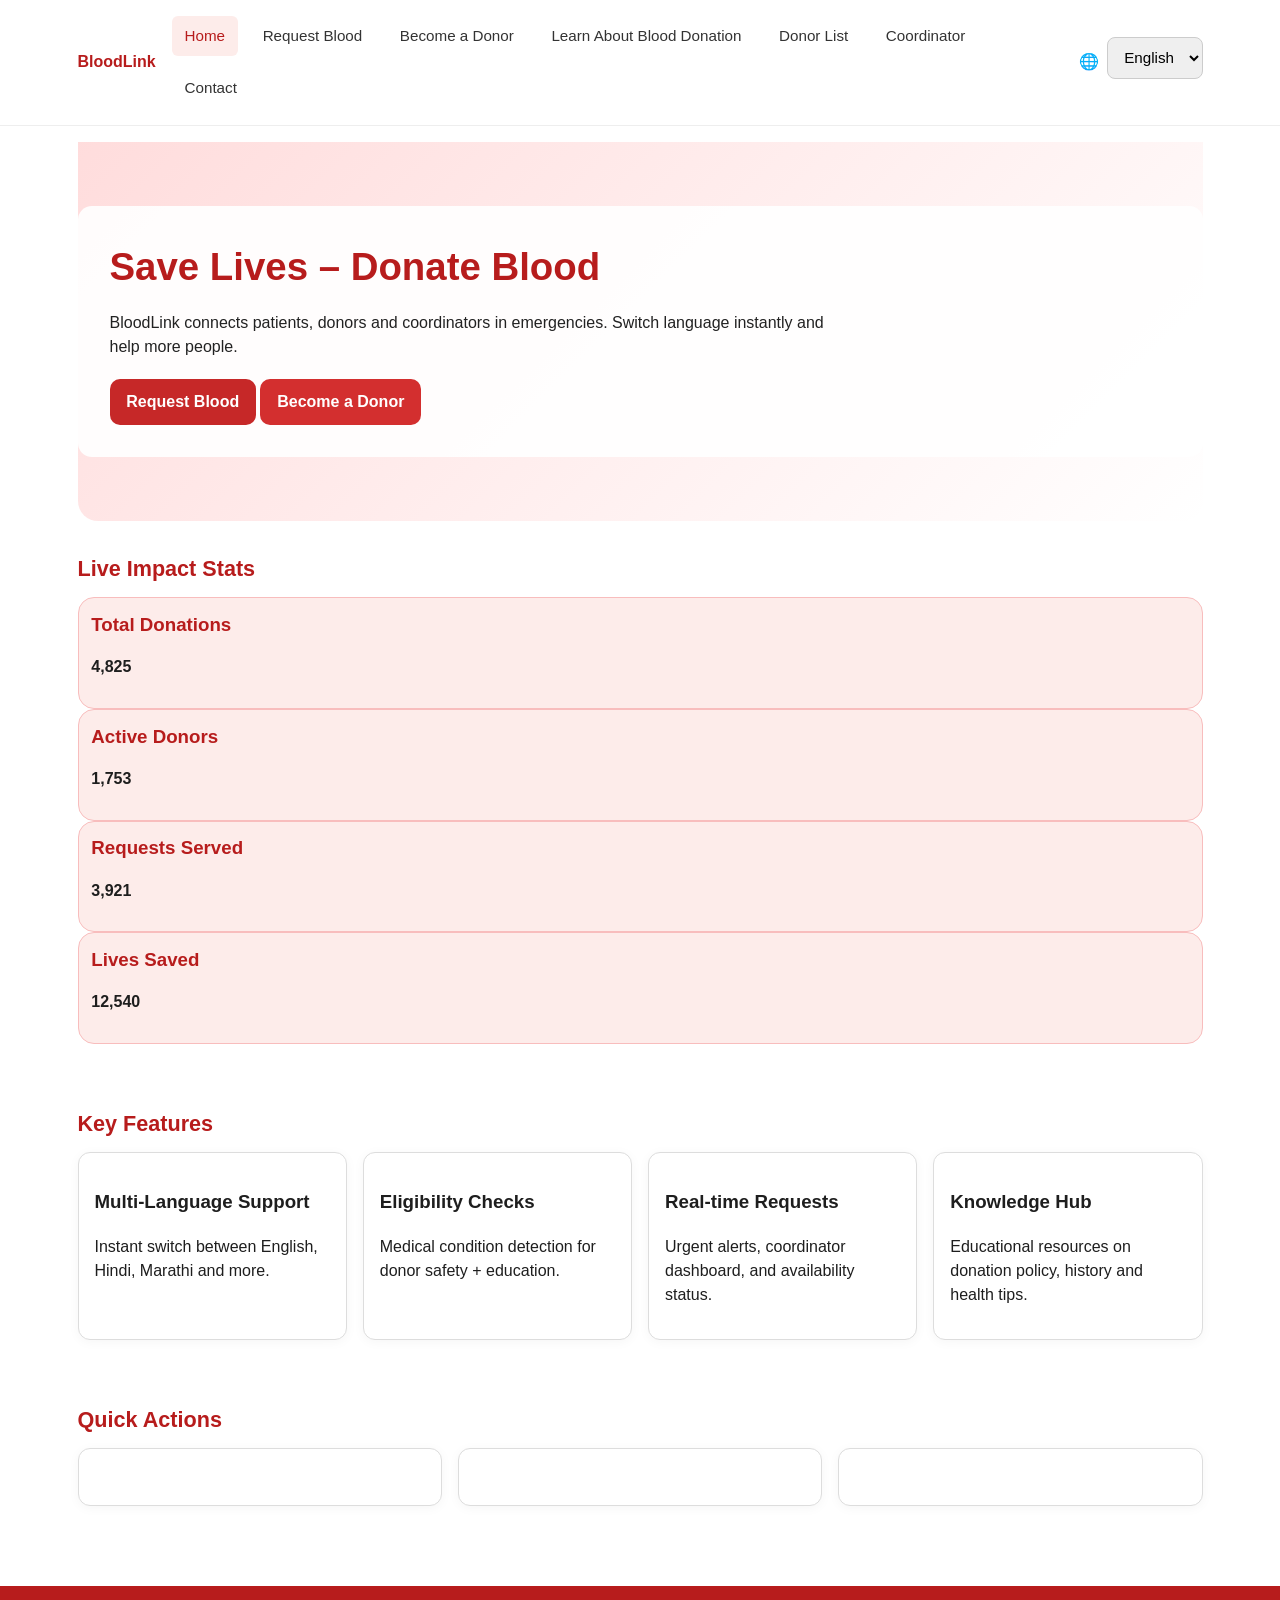
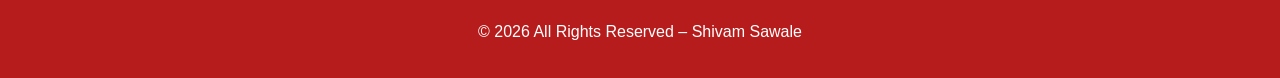
<file: index.html>
<!DOCTYPE html>
<html lang="en">
<head>
  <meta charset="UTF-8" />
  <meta name="viewport" content="width=device-width, initial-scale=1.0" />
  <title>BloodLink – Emergency Blood Donation Network</title>
  <link rel="stylesheet" href="styles.css" />
</head>
<body>
  <header>
    <div class="container navbar">
      <a href="index.html" style="font-weight:700; color:#b71c1c;">BloodLink</a>
      <nav class="nav-links">
        <a href="index.html" class="active" data-i18n="navHome">Home</a>
        <a href="request.html" data-i18n="navRequest">Request Blood</a>
        <a href="donate.html" data-i18n="navDonate">Become a Donor</a>
        <a href="learn.html" data-i18n="navLearn">Learn About Blood Donation</a>
        <a href="donors.html" data-i18n="navDonors">Donor List</a>
        <a href="coordinator.html" data-i18n="navCoord">Coordinator</a>
        <a href="contact.html" data-i18n="navContact">Contact</a>
      </nav>
      <div class="lang-switch">
        <label for="langSelect">🌐</label>
        <select id="langSelect" onchange="setLanguage(this.value)">
          <option value="en">English</option>
          <option value="hi">हिन्दी</option>
          <option value="mr">मराठी</option>
        </select>
      </div>
    </div>
  </header>

  <main class="container">
    <section class="hero">
      <div class="content">
        <h1 data-i18n="heroTitle">Save Lives – Donate Blood</h1>
        <p data-i18n="heroText">BloodLink connects patients, donors and coordinators in emergencies. Switch language instantly and help more people.</p>
        <a href="request.html" class="btn" data-i18n="heroCTA1">Request Blood</a>
        <a href="donate.html" class="btn" style="background:#d32f2f;" data-i18n="heroCTA2">Become a Donor</a>
      </div>
    </section>

    <section class="section">
      <h2 class="section-title" data-i18n="statsTitle">Live Impact Stats</h2
      <div class="stats" id="homeStats">
        <div class="stat"><h3 data-i18n="stat1">Total Donations</h3><p><strong>4,825</strong></p></div>
        <div class="stat"><h3 data-i18n="stat2">Active Donors</h3><p><strong>1,753</strong></p></div>
        <div class="stat"><h3 data-i18n="stat3">Requests Served</h3><p><strong>3,921</strong></p></div>
        <div class="stat"><h3 data-i18n="stat4">Lives Saved</h3><p><strong>12,540</strong></p></div>
      </div>
    </section>

    <section class="section">
      <h2 class="section-title">Key Features</h2>
      <div class="cards">
        <article class="card"><h3>Multi-Language Support</h3><p>Instant switch between English, Hindi, Marathi and more.</p></article>
        <article class="card"><h3>Eligibility Checks</h3><p>Medical condition detection for donor safety + education.</p></article>
        <article class="card"><h3>Real-time Requests</h3><p>Urgent alerts, coordinator dashboard, and availability status.</p></article>
        <article class="card"><h3>Knowledge Hub</h3><p>Educational resources on donation policy, history and health tips.</p></article>
      </div>
    </section>

    <section class="section">
      <h2 class="section-title">Quick Actions</h2>
      <div class="grid" style="grid-template-columns:repeat(auto-fit,minmax(220px,1fr));">
        <a class="card btn" href="request.html">Request Blood</a>
        <a class="card btn" href="donate.html">Register as Donor</a>
        <a class="card btn" href="learn.html">Learn About Blood Donation</a>
      </div>
    </section>
  </main>

  <footer class="footer">
    <p>© 2026 All Rights Reserved – Shivam Sawale</p>
  </footer>

  <script src="script.js"></script>
</body>
</html>
</file>
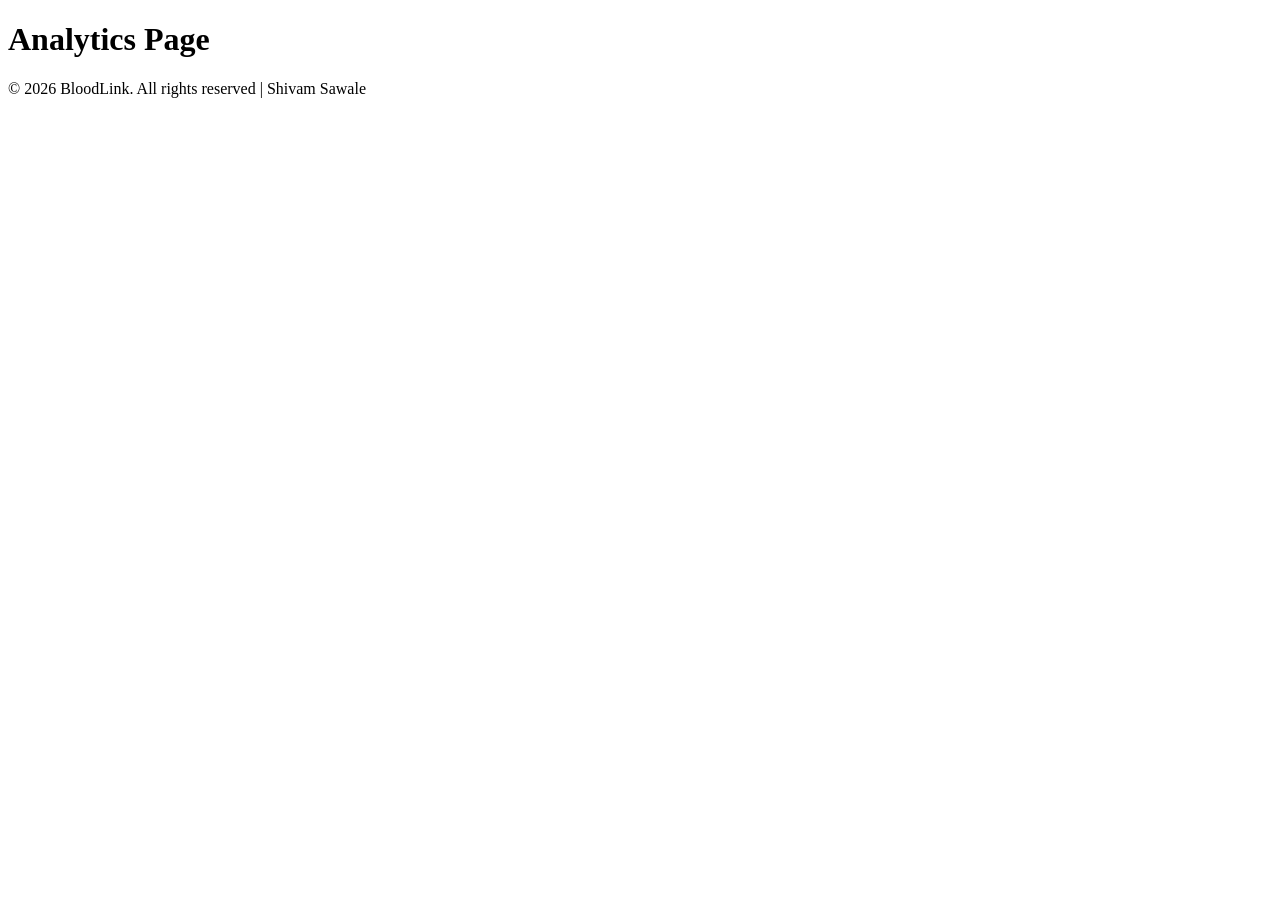
<file: analytics.html>
<!DOCTYPE html>
<html>
<head>
    <title>Analytics</title>
</head>
<body>
    <h1>Analytics Page</h1>
    <footer>
        <p>&copy; 2026 BloodLink. All rights reserved | Shivam Sawale</p>
    </footer>
</body>
</html>
</file>
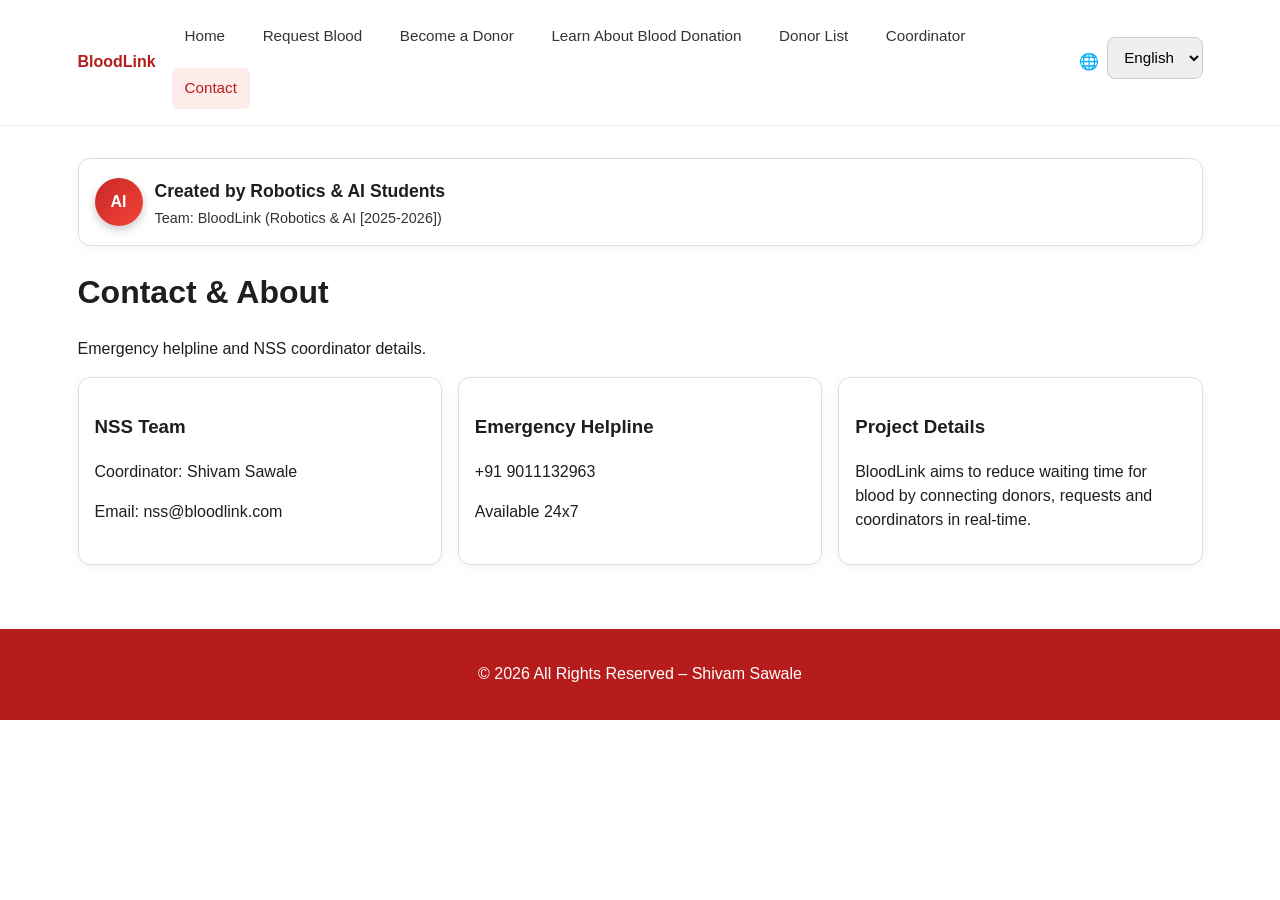
<file: contact.html>
<!DOCTYPE html>
<html lang="en">
<head>
  <meta charset="UTF-8" />
  <meta name="viewport" content="width=device-width, initial-scale=1.0" />
  <title>Contact - BloodLink</title>
  <link rel="stylesheet" href="styles.css" />
</head>
<body>
  <header>
    <div class="container navbar">
      <a href="index.html" style="font-weight:700; color:#b71c1c;">BloodLink</a>
      <nav class="nav-links">
        <a href="index.html" data-i18n="navHome">Home</a>
        <a href="request.html" data-i18n="navRequest">Request Blood</a>
        <a href="donate.html" data-i18n="navDonate">Become a Donor</a>
        <a href="learn.html" data-i18n="navLearn">Learn About Blood Donation</a>
        <a href="donors.html" data-i18n="navDonors">Donor List</a>
        <a href="coordinator.html" data-i18n="navCoord">Coordinator</a>
        <a href="contact.html" class="active" data-i18n="navContact">Contact</a>
      </nav>
      <div class="lang-switch">
        <label for="langSelect">🌐</label>
        <select id="langSelect" onchange="setLanguage(this.value)">
          <option value="en">English</option>
          <option value="hi">हिन्दी</option>
          <option value="mr">मराठी</option>
        </select>
      </div>
    </div>
  </header>

  <main class="container section">
    <div class="card" style="margin-bottom:1rem; display:flex; align-items:center; gap:0.75rem;">
      <div style="width:48px; height:48px; border-radius:50%; background:linear-gradient(135deg,#c62828,#f44336); display:flex; align-items:center; justify-content:center; color:#fff; font-weight:700; box-shadow:0 4px 10px rgba(0,0,0,.2);">AI</div>
      <div>
        <h2 style="margin:.2rem 0; font-size:1.1rem;">Created by Robotics & AI Students</h2>
        <p style="margin:0; font-size:.9rem; color:#333;">Team: BloodLink (Robotics & AI [2025-2026])</p>
      </div>
    </div>
    <h1>Contact & About</h1>
    <p>Emergency helpline and NSS coordinator details.</p>
    <div class="cards" style="margin-top:0.8rem;">
      <article class="card"><h3>NSS Team</h3><p>Coordinator: Shivam Sawale</p><p>Email: nss@bloodlink.com</p></article>
      <article class="card"><h3>Emergency Helpline</h3><p>+91 9011132963</p><p>Available 24x7</p></article>
      <article class="card"><h3>Project Details</h3><p>BloodLink aims to reduce waiting time for blood by connecting donors, requests and coordinators in real-time.</p></article>
    </div>
  </main>

  <footer class="footer"><p>© 2026 All Rights Reserved – Shivam Sawale</p></footer>
  <script src="script.js"></script>
</body>
</html>
</file>
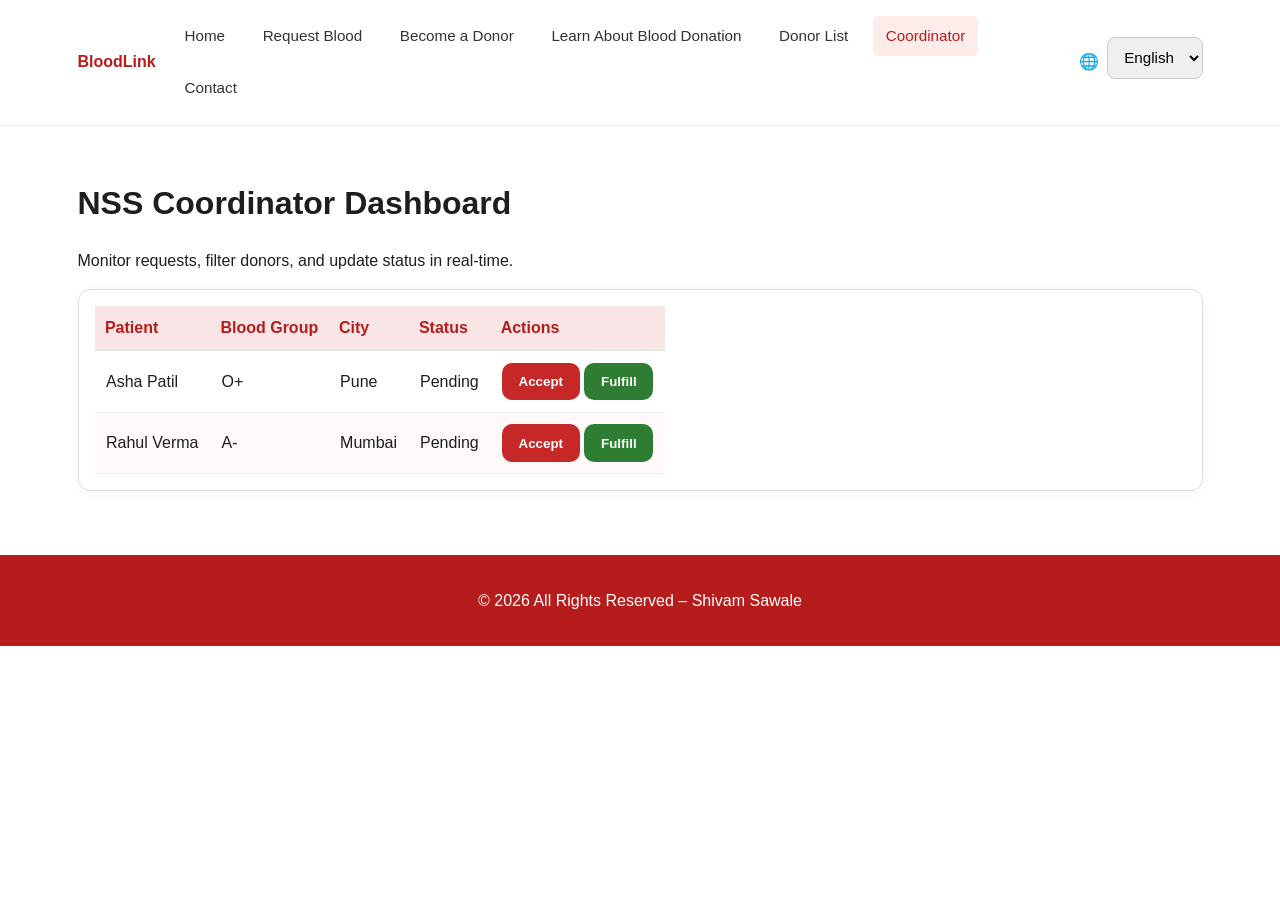
<file: coordinator.html>
<!DOCTYPE html>
<html lang="en">
<head>
  <meta charset="UTF-8" />
  <meta name="viewport" content="width=device-width, initial-scale=1.0" />
  <title>NSS Coordinator Dashboard - BloodLink</title>
  <link rel="stylesheet" href="styles.css" />
</head>
<body>
  <header>
    <div class="container navbar">
      <a href="index.html" style="font-weight:700; color:#b71c1c;">BloodLink</a>
      <nav class="nav-links">
        <a href="index.html" data-i18n="navHome">Home</a>
        <a href="request.html" data-i18n="navRequest">Request Blood</a>
        <a href="donate.html" data-i18n="navDonate">Become a Donor</a>
        <a href="learn.html" data-i18n="navLearn">Learn About Blood Donation</a>
        <a href="donors.html" data-i18n="navDonors">Donor List</a>
        <a href="coordinator.html" class="active" data-i18n="navCoord">Coordinator</a>
        <a href="contact.html" data-i18n="navContact">Contact</a>
      </nav>
      <div class="lang-switch">
        <label for="langSelect">🌐</label>
        <select id="langSelect" onchange="setLanguage(this.value)">
          <option value="en">English</option>
          <option value="hi">हिन्दी</option>
          <option value="mr">मराठी</option>
        </select>
      </div>
    </div>
  </header>

  <main class="container section">
    <h1>NSS Coordinator Dashboard</h1>
    <p>Monitor requests, filter donors, and update status in real-time.</p>
    <table id="coordTable" class="card" style="overflow-x:auto; display:block;">
      <thead><tr><th>Patient</th><th>Blood Group</th><th>City</th><th>Status</th><th>Actions</th></tr></thead>
      <tbody>
        <tr>
          <td>Asha Patil</td><td>O+</td><td>Pune</td><td class="reqStatus">Pending</td>
          <td><button class="btn statusControl" data-next="Accepted">Accept</button> <button class="btn" style="background:#2e7d32;" data-next="Fulfilled">Fulfill</button></td>
        </tr>
        <tr>
          <td>Rahul Verma</td><td>A-</td><td>Mumbai</td><td class="reqStatus">Pending</td>
          <td><button class="btn statusControl" data-next="Accepted">Accept</button> <button class="btn" style="background:#2e7d32;" data-next="Fulfilled">Fulfill</button></td>
        </tr>
      </tbody>
    </table>
  </main>

  <footer class="footer"><p>© 2026 All Rights Reserved – Shivam Sawale</p></footer>
  <script src="script.js"></script>
</body>
</html>
</file>
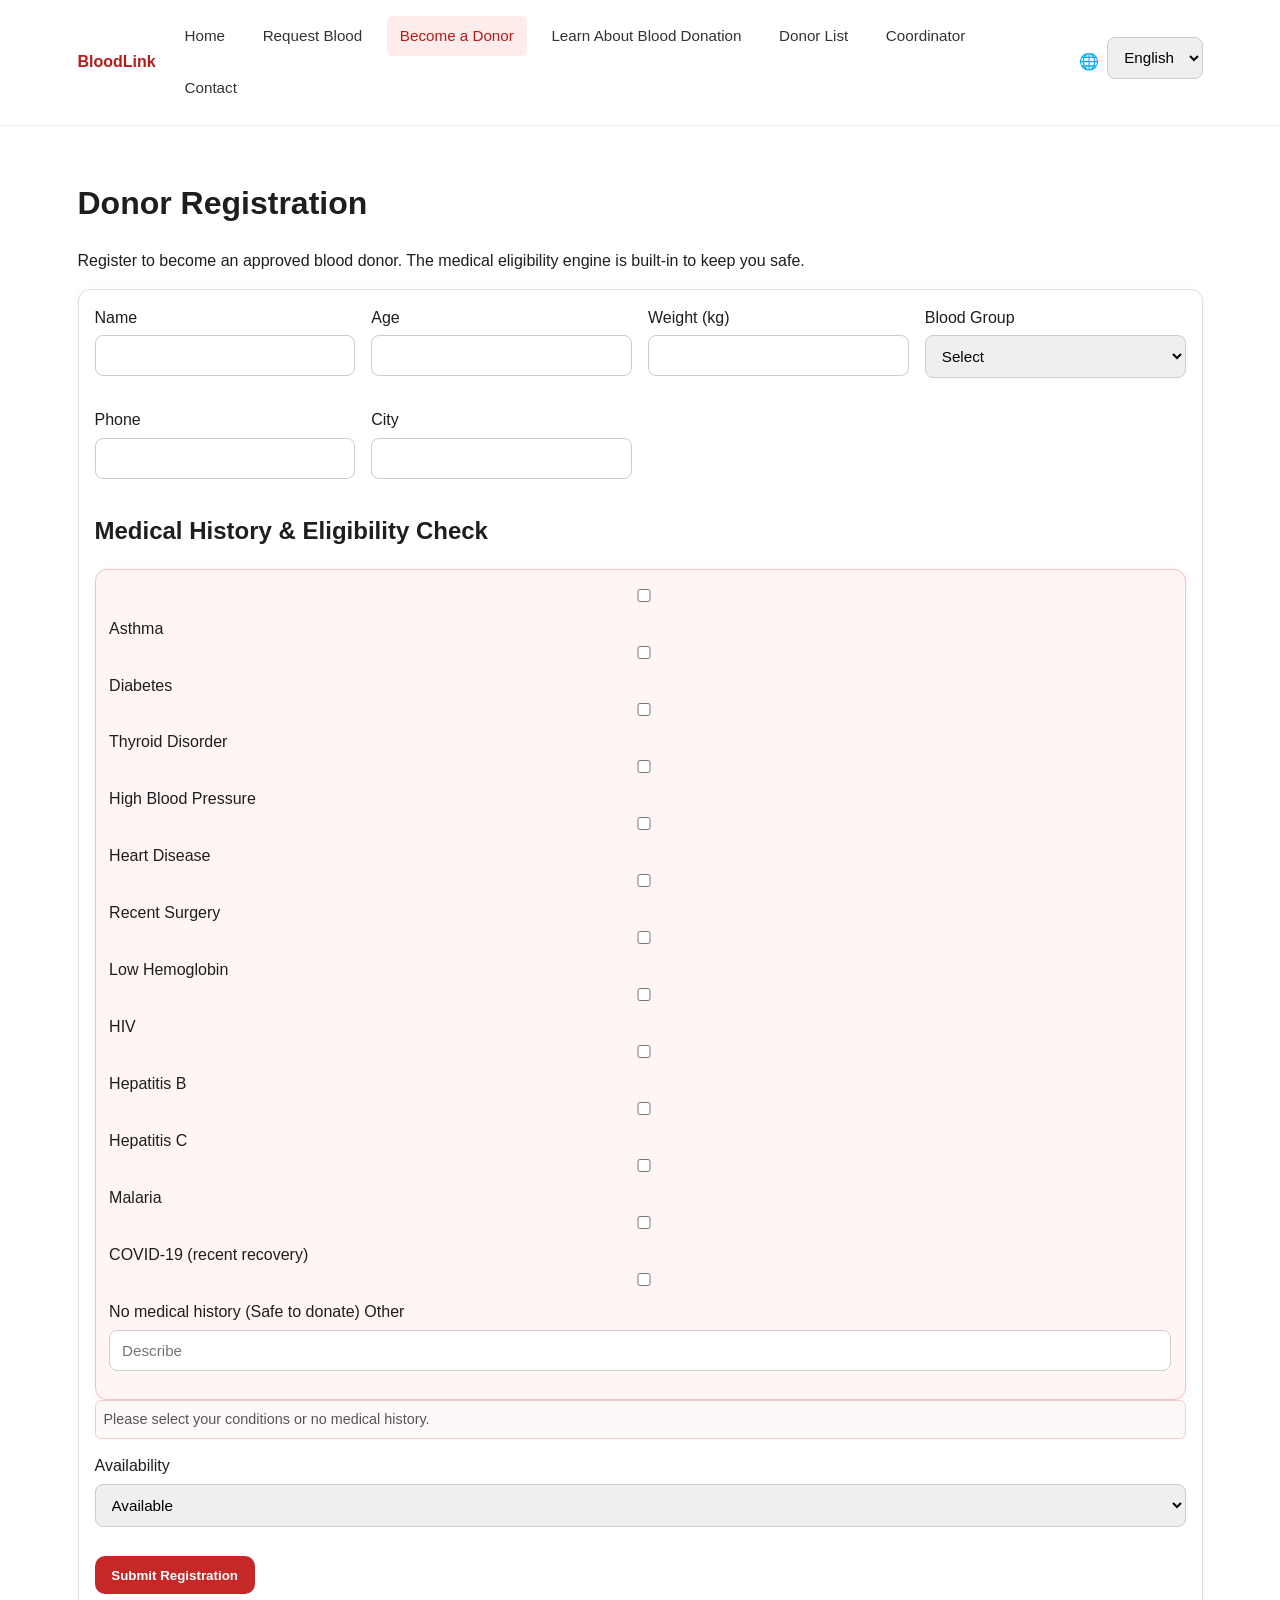
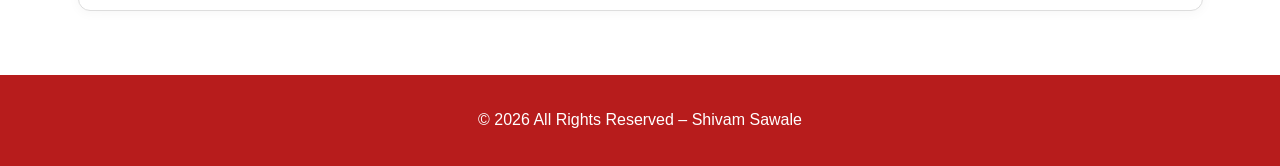
<file: donate.html>
<!DOCTYPE html>
<html lang="en">
<head>
  <meta charset="UTF-8" />
  <meta name="viewport" content="width=device-width, initial-scale=1.0" />
  <title>Become a Donor - BloodLink</title>
  <link rel="stylesheet" href="styles.css" />
</head>
<body>
  <header>
    <div class="container navbar">
      <a href="index.html" style="font-weight:700; color:#b71c1c;">BloodLink</a>
      <nav class="nav-links">
        <a href="index.html" data-i18n="navHome">Home</a>
        <a href="request.html" data-i18n="navRequest">Request Blood</a>
        <a href="donate.html" class="active" data-i18n="navDonate">Become a Donor</a>
        <a href="learn.html" data-i18n="navLearn">Learn About Blood Donation</a>
        <a href="donors.html" data-i18n="navDonors">Donor List</a>
        <a href="coordinator.html" data-i18n="navCoord">Coordinator</a>
        <a href="contact.html" data-i18n="navContact">Contact</a>
      </nav>
      <div class="lang-switch">
        <label for="langSelect">🌐</label>
        <select id="langSelect" onchange="setLanguage(this.value)">
          <option value="en">English</option>
          <option value="hi">हिन्दी</option>
          <option value="mr">मराठी</option>
        </select>
      </div>
    </div>
  </header>

  <main class="container section">
    <h1 data-i18n="donateTitle">Donor Registration</h1>
    <p>Register to become an approved blood donor. The medical eligibility engine is built-in to keep you safe.</p>
    <form id="donorForm" class="card" style="padding:1rem;">
      <div class="form-grid">
        <label>Name <input type="text" name="name" required></label>
        <label>Age <input type="number" name="age" min="18" max="65" required></label>
        <label>Weight (kg) <input type="number" name="weight" min="50" required></label>
        <label>Blood Group <select name="bloodGroup" required><option value="">Select</option><option>O+</option><option>A+</option><option>B+</option><option>AB+</option><option>O-</option><option>A-</option><option>B-</option><option>AB-</option></select></label>
        <label>Phone <input type="tel" name="phone" required></label>
        <label>City <input type="text" name="city" required></label>
      </div>

      <h2 data-i18n="eligibilityTitle">Medical History & Eligibility Check</h2>
      <div class="card" style="background:#fff5f5; border:1px solid #f2c0c0; padding:0.85rem;">
        <label><input type="checkbox" name="medicalHistory" value="Asthma"> Asthma</label>
        <label><input type="checkbox" name="medicalHistory" value="Diabetes"> Diabetes</label>
        <label><input type="checkbox" name="medicalHistory" value="Thyroid Disorder"> Thyroid Disorder</label>
        <label><input type="checkbox" name="medicalHistory" value="High Blood Pressure"> High Blood Pressure</label>
        <label><input type="checkbox" name="medicalHistory" value="Heart Disease"> Heart Disease</label>
        <label><input type="checkbox" name="medicalHistory" value="Recent Surgery"> Recent Surgery</label>
        <label><input type="checkbox" name="medicalHistory" value="Low Hemoglobin"> Low Hemoglobin</label>
        <label><input type="checkbox" name="medicalHistory" value="HIV"> HIV</label>
        <label><input type="checkbox" name="medicalHistory" value="Hepatitis B"> Hepatitis B</label>
        <label><input type="checkbox" name="medicalHistory" value="Hepatitis C"> Hepatitis C</label>
        <label><input type="checkbox" name="medicalHistory" value="Malaria"> Malaria</label>
        <label><input type="checkbox" name="medicalHistory" value="Covid-19"> COVID-19 (recent recovery)</label>
        <label><input type="checkbox" name="medicalHistory" value="No medical history (Safe to donate)"> No medical history (Safe to donate)</label>
        <label>Other <input type="text" id="otherCondition" name="otherCondition" placeholder="Describe"></label>
      </div>

      <div class="alert" id="eligibilityAlert" style="display:none;"></div>
      <div id="medicalReasons" class="small" style="padding:.5rem;background:#fff8f8;border:1px solid #f5cccc;border-radius:6px;">No condition selected yet.</div>
      <div style="margin:0.95rem 0;">
        <label>Availability <select name="availability"><option value="available">Available</option><option value="not-available">Not Available</option></select></label>
      </div>
      <button class="btn" type="submit">Submit Registration</button>
    </form>
  </main>

  <footer class="footer"><p>© 2026 All Rights Reserved – Shivam Sawale</p></footer>
  <script src="script.js"></script>
</body>
</html>
</file>
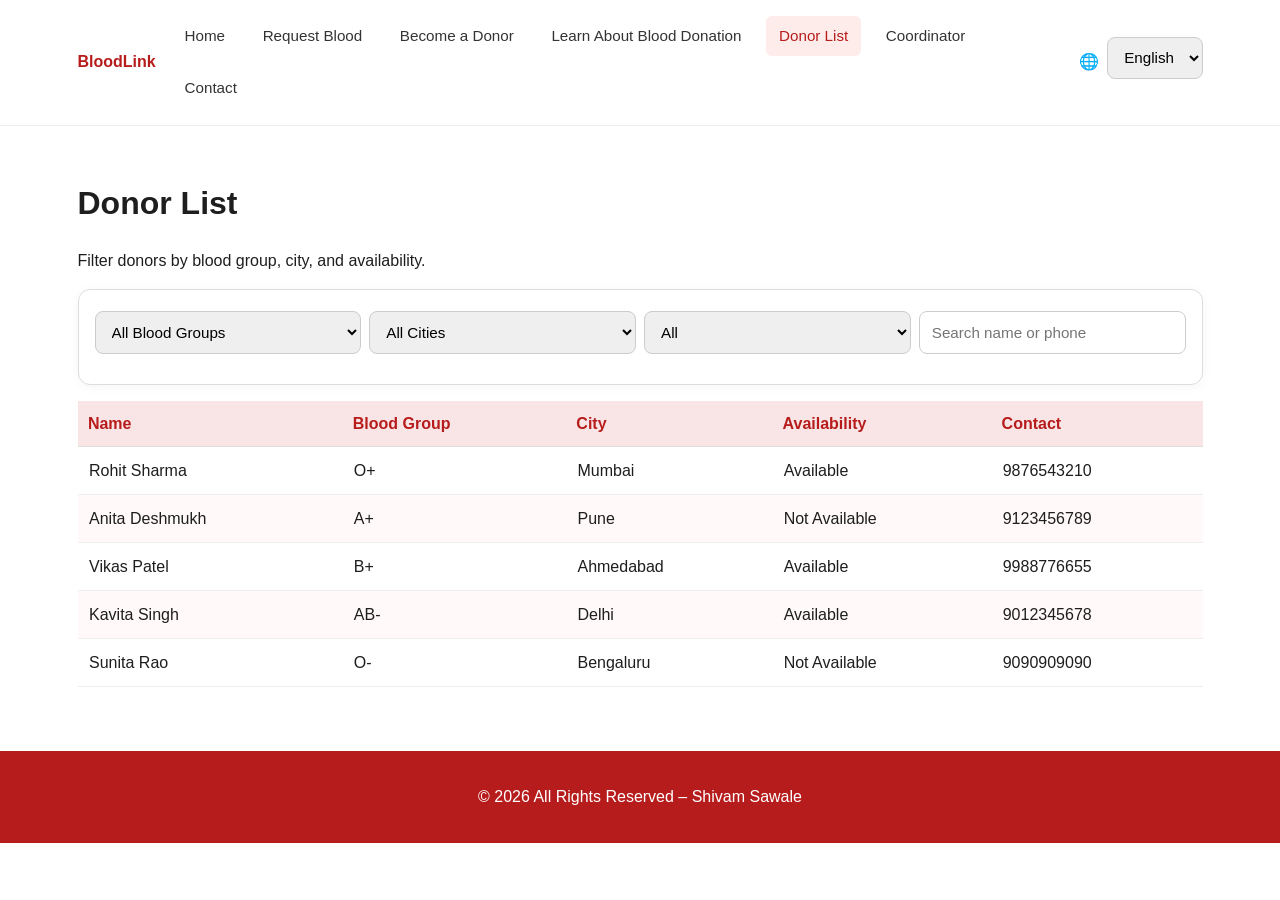
<file: donors.html>
<!DOCTYPE html>
<html lang="en">
<head>
  <meta charset="UTF-8" />
  <meta name="viewport" content="width=device-width, initial-scale=1.0" />
  <title>Donor List - BloodLink</title>
  <link rel="stylesheet" href="styles.css" />
</head>
<body>
  <header>
    <div class="container navbar">
      <a href="index.html" style="font-weight:700; color:#b71c1c;">BloodLink</a>
      <nav class="nav-links">
        <a href="index.html" data-i18n="navHome">Home</a>
        <a href="request.html" data-i18n="navRequest">Request Blood</a>
        <a href="donate.html" data-i18n="navDonate">Become a Donor</a>
        <a href="learn.html" data-i18n="navLearn">Learn About Blood Donation</a>
        <a href="donors.html" class="active" data-i18n="navDonors">Donor List</a>
        <a href="coordinator.html" data-i18n="navCoord">Coordinator</a>
        <a href="contact.html" data-i18n="navContact">Contact</a>
      </nav>
      <div class="lang-switch">
        <label for="langSelect">🌐</label>
        <select id="langSelect" onchange="setLanguage(this.value)">
          <option value="en">English</option>
          <option value="hi">हिन्दी</option>
          <option value="mr">मराठी</option>
        </select>
      </div>
    </div>
  </header>

  <main class="container section">
    <h1>Donor List</h1>
    <p>Filter donors by blood group, city, and availability.</p>
    <div class="card" style="margin-bottom:1rem; display:grid; grid-template-columns:repeat(auto-fit,minmax(200px,1fr)); gap:0.5rem;">
      <select id="filterBlood"><option value="">All Blood Groups</option><option>O+</option><option>A+</option><option>B+</option><option>AB+</option><option>O-</option><option>A-</option><option>B-</option><option>AB-</option></select>
      <select id="filterCity"><option value="">All Cities</option><option>Mumbai</option><option>Pune</option><option>Delhi</option><option>Bengaluru</option></select>
      <select id="filterAvailability"><option value="">All</option><option>Available</option><option>Not Available</option></select>
      <input id="filterSearch" placeholder="Search name or phone" />
    </div>
    <table id="donorTable">
      <thead><tr><th>Name</th><th>Blood Group</th><th>City</th><th>Availability</th><th>Contact</th></tr></thead>
      <tbody>
        <tr><td>Rohit Sharma</td><td>O+</td><td>Mumbai</td><td>Available</td><td>9876543210</td></tr>
        <tr><td>Anita Deshmukh</td><td>A+</td><td>Pune</td><td>Not Available</td><td>9123456789</td></tr>
        <tr><td>Vikas Patel</td><td>B+</td><td>Ahmedabad</td><td>Available</td><td>9988776655</td></tr>
        <tr><td>Kavita Singh</td><td>AB-</td><td>Delhi</td><td>Available</td><td>9012345678</td></tr>
        <tr><td>Sunita Rao</td><td>O-</td><td>Bengaluru</td><td>Not Available</td><td>9090909090</td></tr>
      </tbody>
    </table>
  </main>

  <footer class="footer"><p>© 2026 All Rights Reserved – Shivam Sawale</p></footer>
  <script src="script.js"></script>
</body>
</html>
</file>
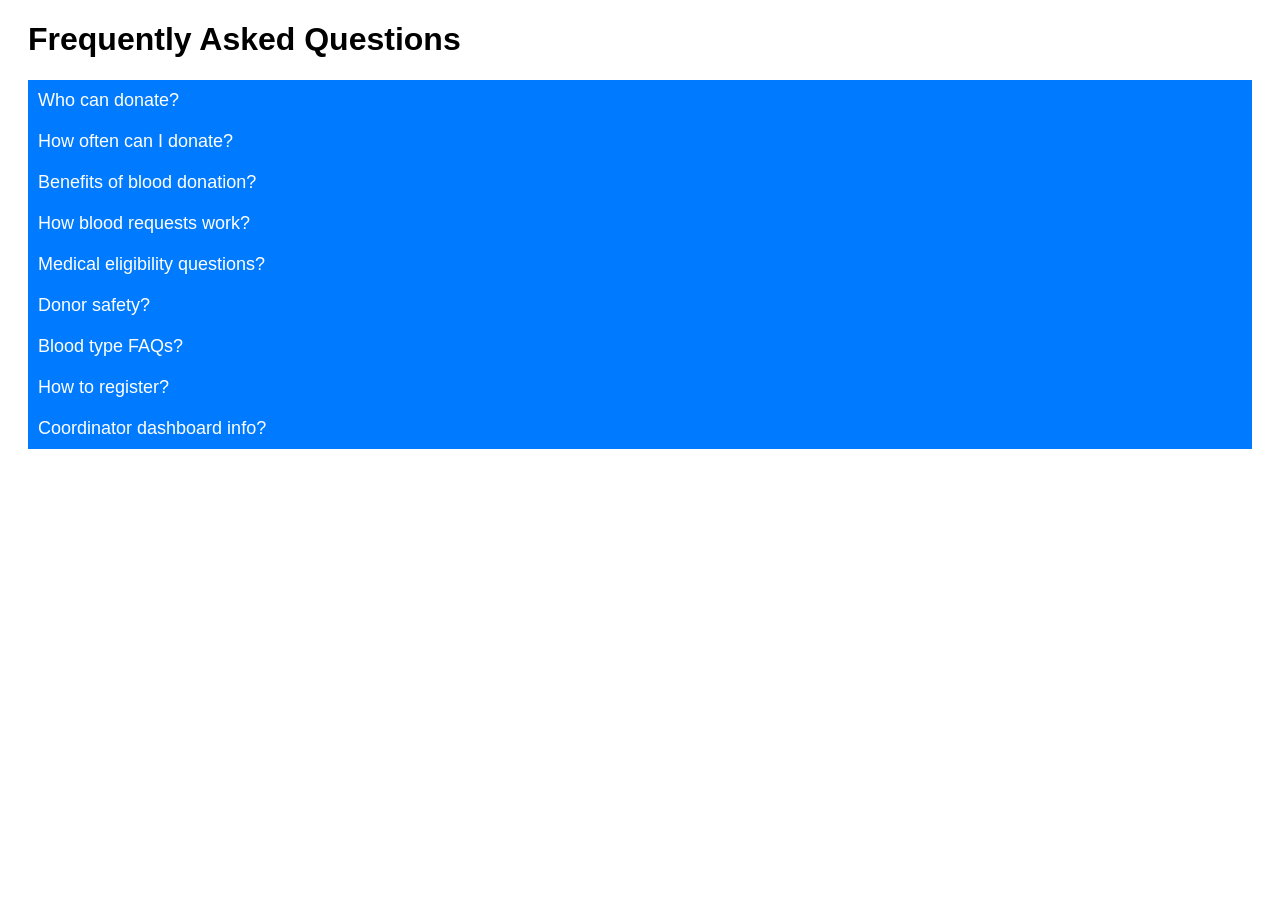
<file: faq.html>
<!DOCTYPE html>
<html lang="en">
<head>
    <meta charset="UTF-8">
    <meta name="viewport" content="width=device-width, initial-scale=1.0">
    <title>Frequently Asked Questions</title>
    <style>
        body { font-family: Arial, sans-serif; }
        .faq { margin: 20px; }
        .question { background-color: #007BFF; color: white; padding: 10px; cursor: pointer; border: none; width: 100%; text-align: left; outline: none; font-size: 18px; }
        .answer { padding: 10px; background-color: #f1f1f1; display: none; }
    </style>
    <script>
        function toggleAnswer(id) {
            var answer = document.getElementById(id);
            answer.style.display = (answer.style.display === 'block') ? 'none' : 'block';
        }
    </script>
</head>
<body>
    <div class="faq">
        <h1 data-i18n="faq.title">Frequently Asked Questions</h1>

        <button class="question" onclick="toggleAnswer('eligibility')" data-i18n="faq.whoCanDonate">Who can donate?</button>
        <div class="answer" id="eligibility">
            <p data-i18n="faq.eligibility.answer">To be eligible to donate blood, you must be at least 17 years old, weigh at least 110 pounds, and be in good health.</p>
        </div>

        <button class="question" onclick="toggleAnswer('frequency')" data-i18n="faq.howOftenCanIDonate">How often can I donate?</button>
        <div class="answer" id="frequency">
            <p data-i18n="faq.frequency.answer">You can donate whole blood every 56 days. Platelets can be donated more frequently, usually every 7 days.</p>
        </div>

        <button class="question" onclick="toggleAnswer('benefits')" data-i18n="faq.benefitsOfBloodDonation">Benefits of blood donation?</button>
        <div class="answer" id="benefits">
            <p data-i18n="faq.benefits.answer">Blood donation can help save lives, and it also has health benefits such as reducing the risk of heart disease and improving cardiovascular health.</p>
        </div>

        <button class="question" onclick="toggleAnswer('process')" data-i18n="faq.howBloodRequestsWork">How blood requests work?</button>
        <div class="answer" id="process">
            <p data-i18n="faq.process.answer">The process involves hospitals notifying blood banks of the need for blood, which is then matched with donors.</p>
        </div>

        <button class="question" onclick="toggleAnswer('medicalEligibility')" data-i18n="faq.medicalEligibilityQuestions">Medical eligibility questions?</button>
        <div class="answer" id="medicalEligibility">
            <p data-i18n="faq.medicalEligibility.answer">Certain conditions may disqualify you from donating, such as recent surgeries, infections, or certain medications.</p>
        </div>

        <button class="question" onclick="toggleAnswer('donorSafety')" data-i18n="faq.donorSafety">Donor safety?</button>
        <div class="answer" id="donorSafety">
            <p data-i18n="faq.donorSafety.answer">The donation process is safe, and side effects are usually minor such as slight dizziness or bruising.</p>
        </div>

        <button class="question" onclick="toggleAnswer('bloodTypeFaqs')" data-i18n="faq.bloodTypeFaqs">Blood type FAQs?</button>
        <div class="answer" id="bloodTypeFaqs">
            <p data-i18n="faq.bloodType.answer">It’s important to know your blood type as it determines compatibility with recipients during transfusions.</p>
        </div>

        <button class="question" onclick="toggleAnswer('howToRegister')" data-i18n="faq.howToRegister">How to register?</button>
        <div class="answer" id="howToRegister">
            <p data-i18n="faq.registration.answer">You can register to donate by visiting our website or contacting your local blood bank.</p>
        </div>

        <button class="question" onclick="toggleAnswer('coordinatorDashboard')" data-i18n="faq.coordinatorDashboardInfo">Coordinator dashboard info?</button>
        <div class="answer" id="coordinatorDashboard">
            <p data-i18n="faq.coordinatorDashboard.answer">The coordinator dashboard provides insights and information on donation drives and donor data.</p>
        </div>
    </div>
</body>
</html>
</file>
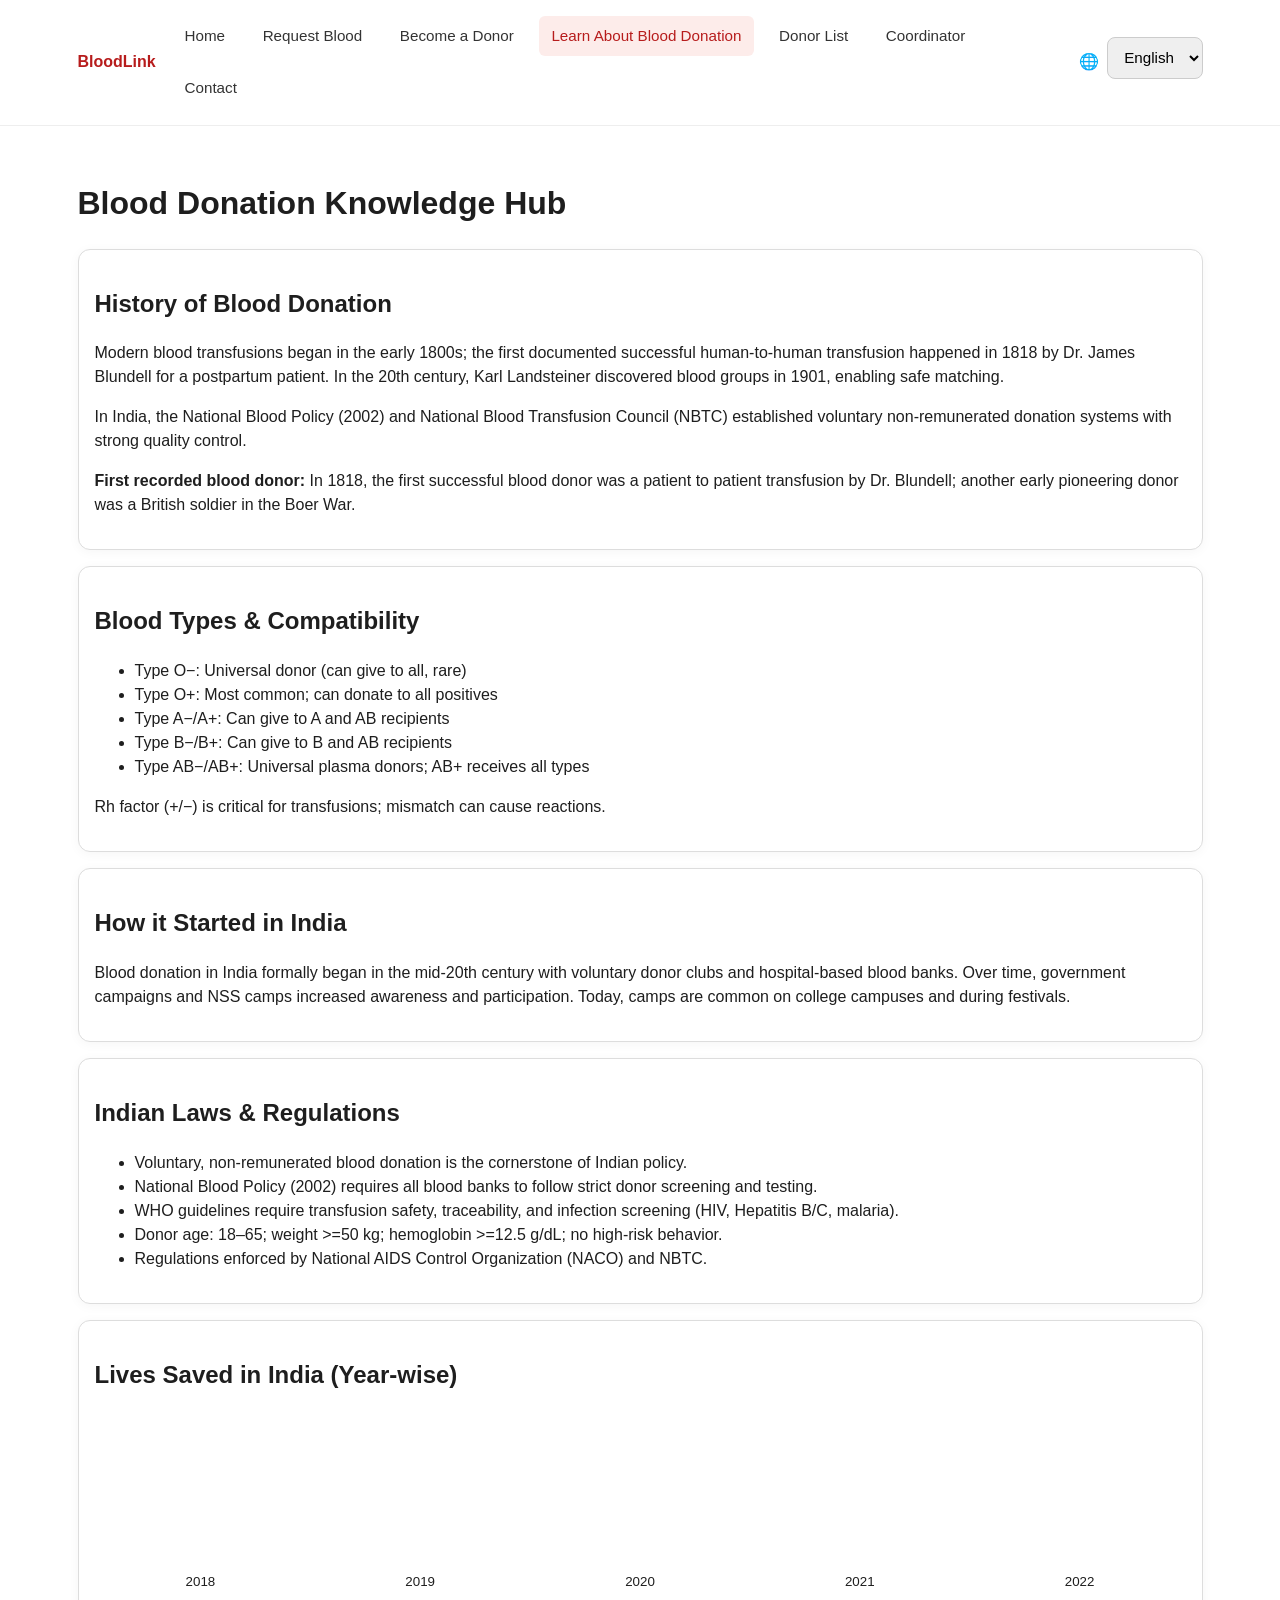
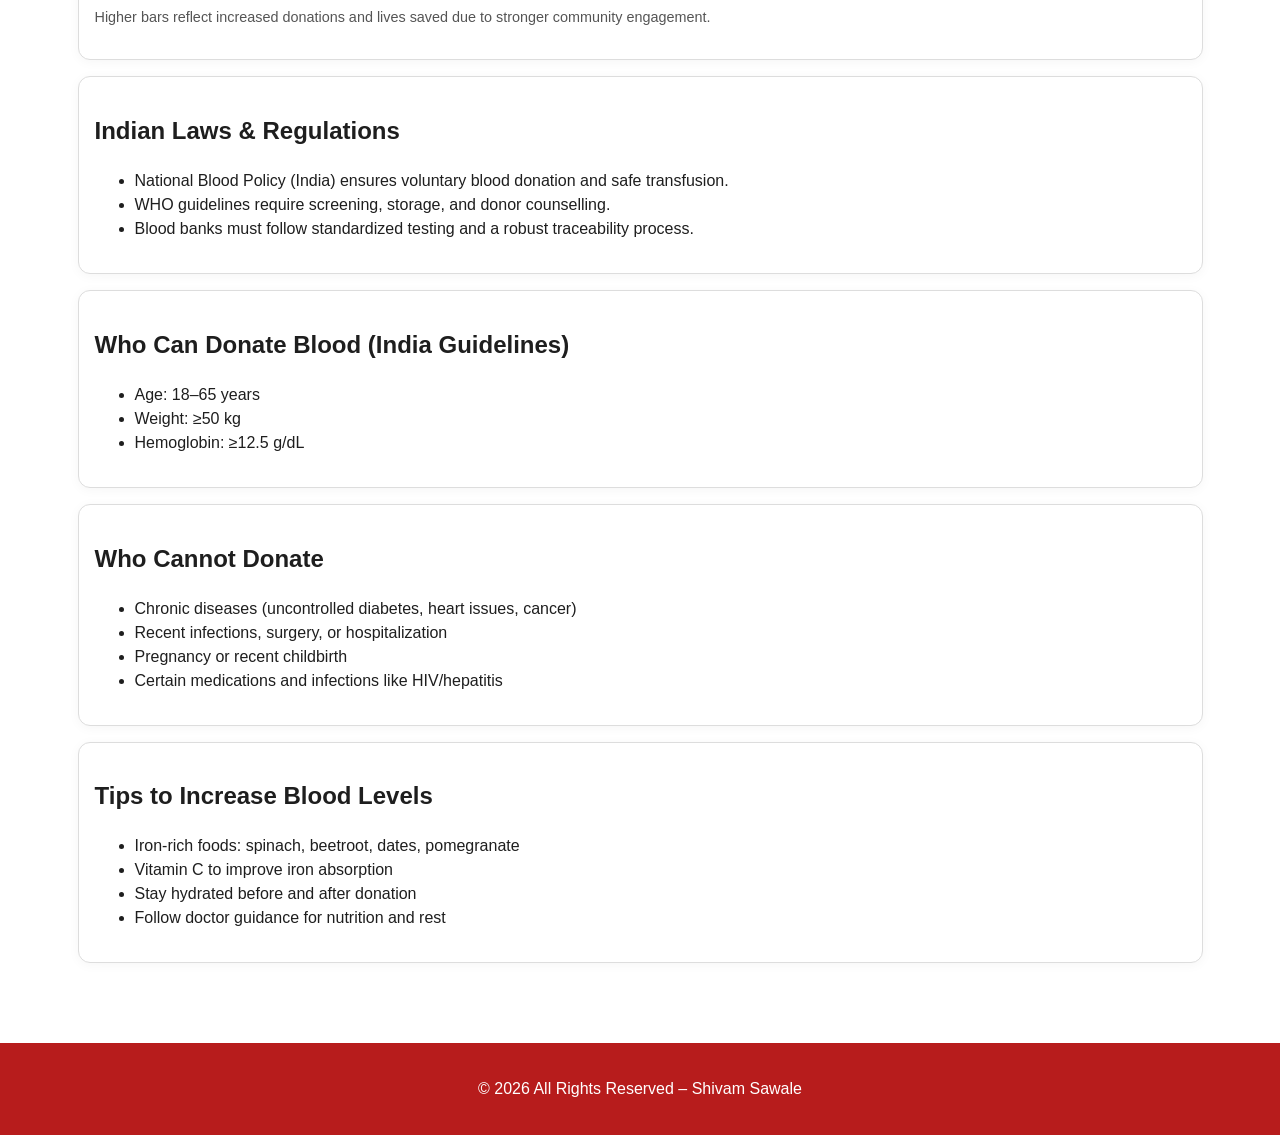
<file: learn.html>
<!DOCTYPE html>
<html lang="en">
<head>
  <meta charset="UTF-8" />
  <meta name="viewport" content="width=device-width, initial-scale=1.0" />
  <title>Learn About Blood Donation - BloodLink</title>
  <link rel="stylesheet" href="styles.css" />
</head>
<body>
  <header>
    <div class="container navbar">
      <a href="index.html" style="font-weight:700; color:#b71c1c;">BloodLink</a>
      <nav class="nav-links">
        <a href="index.html" data-i18n="navHome">Home</a>
        <a href="request.html" data-i18n="navRequest">Request Blood</a>
        <a href="donate.html" data-i18n="navDonate">Become a Donor</a>
        <a href="learn.html" class="active" data-i18n="navLearn">Learn About Blood Donation</a>
        <a href="donors.html" data-i18n="navDonors">Donor List</a>
        <a href="coordinator.html" data-i18n="navCoord">Coordinator</a>
        <a href="contact.html" data-i18n="navContact">Contact</a>
      </nav>
      <div class="lang-switch">
        <label for="langSelect">🌐</label>
        <select id="langSelect" onchange="setLanguage(this.value)">
          <option value="en">English</option>
          <option value="hi">हिन्दी</option>
          <option value="mr">मराठी</option>
        </select>
      </div>
    </div>
  </header>

  <main class="container section">
    <h1 data-i18n="learnTitle">Blood Donation Knowledge Hub</h1>

    <section class="card" style="margin-bottom:1rem;">
      <h2>History of Blood Donation</h2>
      <p>Modern blood transfusions began in the early 1800s; the first documented successful human-to-human transfusion happened in 1818 by Dr. James Blundell for a postpartum patient. In the 20th century, Karl Landsteiner discovered blood groups in 1901, enabling safe matching.</p>
      <p>In India, the National Blood Policy (2002) and National Blood Transfusion Council (NBTC) established voluntary non-remunerated donation systems with strong quality control.</p>
      <p><strong>First recorded blood donor:</strong> In 1818, the first successful blood donor was a patient to patient transfusion by Dr. Blundell; another early pioneering donor was a British soldier in the Boer War.</p>
    </section>

    <section class="card" style="margin-bottom:1rem;">
      <h2>Blood Types & Compatibility</h2>
      <ul>
        <li>Type O−: Universal donor (can give to all, rare)</li>
        <li>Type O+: Most common; can donate to all positives</li>
        <li>Type A−/A+: Can give to A and AB recipients</li>
        <li>Type B−/B+: Can give to B and AB recipients</li>
        <li>Type AB−/AB+: Universal plasma donors; AB+ receives all types</li>
      </ul>
      <p>Rh factor (+/−) is critical for transfusions; mismatch can cause reactions.</p>
    </section>

    <section class="card" style="margin-bottom:1rem;">
      <h2>How it Started in India</h2>
      <p>Blood donation in India formally began in the mid-20th century with voluntary donor clubs and hospital-based blood banks. Over time, government campaigns and NSS camps increased awareness and participation. Today, camps are common on college campuses and during festivals.</p>
    </section>

    <section class="card" style="margin-bottom:1rem;">
      <h2>Indian Laws & Regulations</h2>
      <ul>
        <li>Voluntary, non-remunerated blood donation is the cornerstone of Indian policy.</li>
        <li>National Blood Policy (2002) requires all blood banks to follow strict donor screening and testing.</li>
        <li>WHO guidelines require transfusion safety, traceability, and infection screening (HIV, Hepatitis B/C, malaria).</li>
        <li>Donor age: 18–65; weight >=50 kg; hemoglobin >=12.5 g/dL; no high-risk behavior.</li>
        <li>Regulations enforced by National AIDS Control Organization (NACO) and NBTC.</li>
      </ul>
    </section>

    <section class="card" style="margin-bottom:1rem;">
      <h2>Lives Saved in India (Year-wise)</h2>
      <div style="display:flex;align-items:flex-end;gap:.5rem;min-height:180px;">
        <div style="flex:1;text-align:center;"><div style="background:#ffcdd2;height:40%;border-radius:6px;"></div><small>2018</small></div>
        <div style="flex:1;text-align:center;"><div style="background:#ef9a9a;height:55%;border-radius:6px;"></div><small>2019</small></div>
        <div style="flex:1;text-align:center;"><div style="background:#e57373;height:70%;border-radius:6px;"></div><small>2020</small></div>
        <div style="flex:1;text-align:center;"><div style="background:#ef5350;height:80%;border-radius:6px;"></div><small>2021</small></div>
        <div style="flex:1;text-align:center;"><div style="background:#f44336;height:100%;border-radius:6px;"></div><small>2022</small></div>
      </div>
      <p class="small">Higher bars reflect increased donations and lives saved due to stronger community engagement.</p>
    </section>

    <section class="card" style="margin-bottom:1rem;">
      <h2>Indian Laws & Regulations</h2>
      <ul>
        <li>National Blood Policy (India) ensures voluntary blood donation and safe transfusion.</li>
        <li>WHO guidelines require screening, storage, and donor counselling.</li>
        <li>Blood banks must follow standardized testing and a robust traceability process.</li>
      </ul>
    </section>

    <section class="card" style="margin-bottom:1rem;">
      <h2>Who Can Donate Blood (India Guidelines)</h2>
      <ul>
        <li>Age: 18–65 years</li>
        <li>Weight: ≥50 kg</li>
        <li>Hemoglobin: ≥12.5 g/dL</li>
      </ul>
    </section>

    <section class="card" style="margin-bottom:1rem;">
      <h2>Who Cannot Donate</h2>
      <ul>
        <li>Chronic diseases (uncontrolled diabetes, heart issues, cancer)</li>
        <li>Recent infections, surgery, or hospitalization</li>
        <li>Pregnancy or recent childbirth</li>
        <li>Certain medications and infections like HIV/hepatitis</li>
      </ul>
    </section>

    <section class="card" style="margin-bottom:1rem;">
      <h2>Tips to Increase Blood Levels</h2>
      <ul>
        <li>Iron-rich foods: spinach, beetroot, dates, pomegranate</li>
        <li>Vitamin C to improve iron absorption</li>
        <li>Stay hydrated before and after donation</li>
        <li>Follow doctor guidance for nutrition and rest</li>
      </ul>
    </section>
  </main>

  <footer class="footer"><p>© 2026 All Rights Reserved – Shivam Sawale</p></footer>
  <script src="script.js"></script>
</body>
</html>
</file>
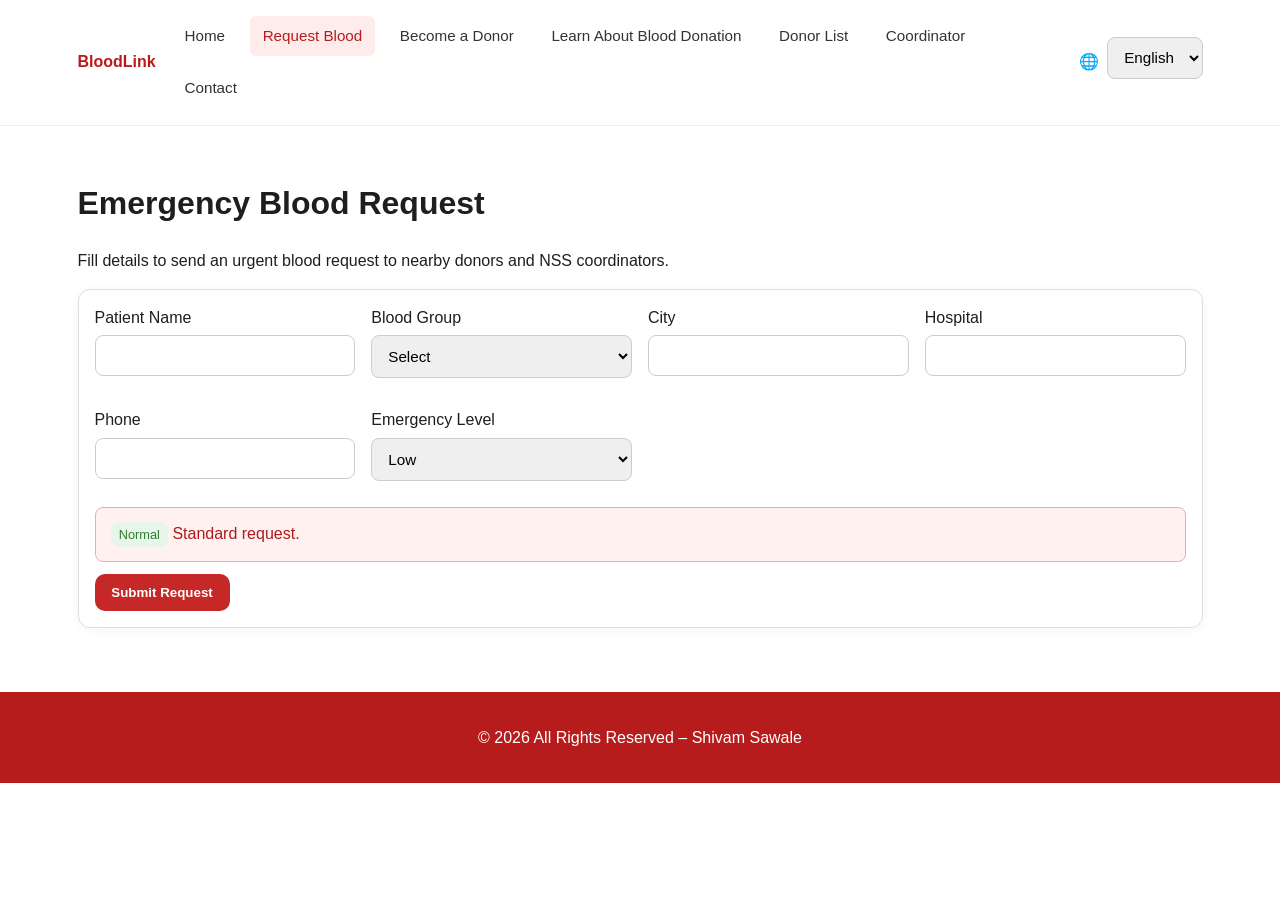
<file: request.html>
<!DOCTYPE html>
<html lang="en">
<head>
  <meta charset="UTF-8" />
  <meta name="viewport" content="width=device-width, initial-scale=1.0" />
  <title>Request Blood - BloodLink</title>
  <link rel="stylesheet" href="styles.css" />
</head>
<body>
  <header>
    <div class="container navbar">
      <a href="index.html" style="font-weight:700; color:#b71c1c;">BloodLink</a>
      <nav class="nav-links">
        <a href="index.html" data-i18n="navHome">Home</a>
        <a href="request.html" class="active" data-i18n="navRequest">Request Blood</a>
        <a href="donate.html" data-i18n="navDonate">Become a Donor</a>
        <a href="learn.html" data-i18n="navLearn">Learn About Blood Donation</a>
        <a href="donors.html" data-i18n="navDonors">Donor List</a>
        <a href="coordinator.html" data-i18n="navCoord">Coordinator</a>
        <a href="contact.html" data-i18n="navContact">Contact</a>
      </nav>
      <div class="lang-switch">
        <label for="langSelect">🌐</label>
        <select id="langSelect" onchange="setLanguage(this.value)">
          <option value="en">English</option>
          <option value="hi">हिन्दी</option>
          <option value="mr">मराठी</option>
        </select>
      </div>
    </div>
  </header>

  <main class="container section">
    <h1 data-i18n="requestTitle">Emergency Blood Request</h1>
    <p>Fill details to send an urgent blood request to nearby donors and NSS coordinators.</p>
    <form id="requestForm" class="card" style="padding:1rem;">
      <div class="form-grid">
        <label>Patient Name <input type="text" name="patientName" required></label>
        <label>Blood Group <select name="bloodGroup" required><option value="">Select</option><option>O+</option><option>A+</option><option>B+</option><option>AB+</option><option>O-</option><option>A-</option><option>B-</option><option>AB-</option></select></label>
        <label>City <input type="text" name="city" required></label>
        <label>Hospital <input type="text" name="hospital" required></label>
        <label>Phone <input type="tel" name="phone" required></label>
        <label>Emergency Level <select name="emergencyLevel" required><option value="low">Low</option><option value="medium">Medium</option><option value="high">High</option></select></label>
      </div>
      <div class="alert" id="eligencyDetails"><span id="urgencyLevel" class="badge badge-ok">Normal</span> <span id="textUrgency">Standard request.</span></div>
      <button class="btn" type="submit">Submit Request</button>
    </form>
  </main>

  <footer class="footer"><p>© 2026 All Rights Reserved – Shivam Sawale</p></footer>
  <script src="script.js"></script>
</body>
</html>
</file>
<file: styles.css>
/* BloodLink website style */
:root {
  --primary: #c62828;
  --primary-2: #f44336;
  --accent: #880e4f;
  --bg: #fff;
  --text: #1e1e1e;
  --muted: #555;
  --border: #ddd;
}
* { box-sizing: border-box; }
body { margin:0; font-family: 'Segoe UI', Tahoma, Geneva, Verdana, sans-serif; color: var(--text); background: #fff; line-height:1.5; }
a { color: var(--primary); text-decoration:none; }
header { background: #fff; border-bottom:1px solid #eee; position: sticky; top:0; z-index:1000; }
.container { width: min(1125px, 100% - 2rem); margin: 0 auto; padding:1rem 0; }
.navbar { display:flex; justify-content:space-between; align-items:center; gap:1rem; }
.nav-links { display:flex; gap:0.75rem; flex-wrap:wrap; }
.nav-links a { padding:0.55rem 0.8rem; border-radius:6px; font-size:.95rem; color:#333; }
.nav-links a:hover, .nav-links a.active { background:#fdecea; color:#b71c1c; }
.lang-switch { display:flex; align-items:center; gap:0.5rem; }
.hero { background: linear-gradient(135deg, rgba(255,82,82,0.2), rgba(255,255,255,0.9)); color:#222; padding:4rem 0; border-radius:0 0 20px 20px; }
.hero .content { background:rgba(255,255,255,.92); border-radius:14px; padding:2rem; }
.hero h1 { margin:0 0 1rem; font-size:2.4rem; color:#b71c1c; }
.hero p { max-width:720px; margin:0 0 1.2rem; }
.btn { display:inline-block; background: var(--primary); color:#fff; border:none; padding:0.7rem 1.05rem; border-radius:10px; cursor:pointer; font-weight:600; transition:.2s cubic-bezier(.4,0,.2,1); }
.btn:hover { transform:translateY(-1px); box-shadow:0 8px 18px rgba(198,41,41,0.25); }
.grid { display:grid; gap:1rem; }
.cards { display:grid; grid-template-columns: repeat(auto-fit,minmax(230px,1fr)); gap:1rem; }
.card { background:#fff; border:1px solid var(--border); border-radius:12px; padding:1rem; box-shadow:0 2px 12px rgba(0,0,0,.04); }
.section-title { font-size:1.35rem; margin:0 0 0.75rem; color:#b71c1c; }
.stats { display:grid; grid-template-columns: repeat(auto-fit,minmax(180px,1fr)); gap:.9rem; }
.stat { background: #fdecea; border: 1px solid #f8bdbd; border-radius:1rem; padding:.8rem; }
.stat h3 { margin:0; color:#b71c1c; }
.section { padding:2rem 0; }
.alert { margin:0.75rem 0; padding:0.85rem 0.95rem; background:#fff1f0; border:1px solid #f2a9a9; border-radius:8px; color:#ad1a1a; }
.footer { background:#b71c1c; color:#fff; text-align:center; padding:1.1rem 0; margin-top:2rem; }
input, select, textarea { width:100%; padding:0.68rem 0.75rem; border:1px solid #ccc; border-radius:8px; margin-top:0.35rem; margin-bottom:0.9rem; font-size:0.95rem; }
input:focus, select:focus, textarea:focus { outline:0; border-color:var(--primary); box-shadow:0 0 0 2px rgba(244,67,54,.14); }
.form-grid { display:grid; grid-template-columns: repeat(auto-fit,minmax(220px,1fr)); gap:1rem; }
table { width:100%; border-collapse: collapse; }
thead th { text-align:left; background:#f9e5e5; color:#b71c1c; padding:0.65rem; border-bottom:1px solid #ddd; }
tbody tr:nth-child(even){background:#fff9f9;}
td { padding:0.72rem; border-bottom:1px solid #eee; }
.badge { display:inline-block; padding:0.2rem .5rem; border-radius:0.5rem; font-size:0.8rem; }
.badge-critical { background:#fce4ec; color:#c2185b; }
.badge-warning { background:#fff3e0; color:#ef6c00; }
.badge-ok { background:#e8f5e9; color:#2e7d32; }
.small { font-size:.9rem; color:#555; }
@media (max-width: 768px){ .hero h1 { font-size:1.8rem; } .navbar { flex-direction:column; align-items:flex-start; } }
</file>
